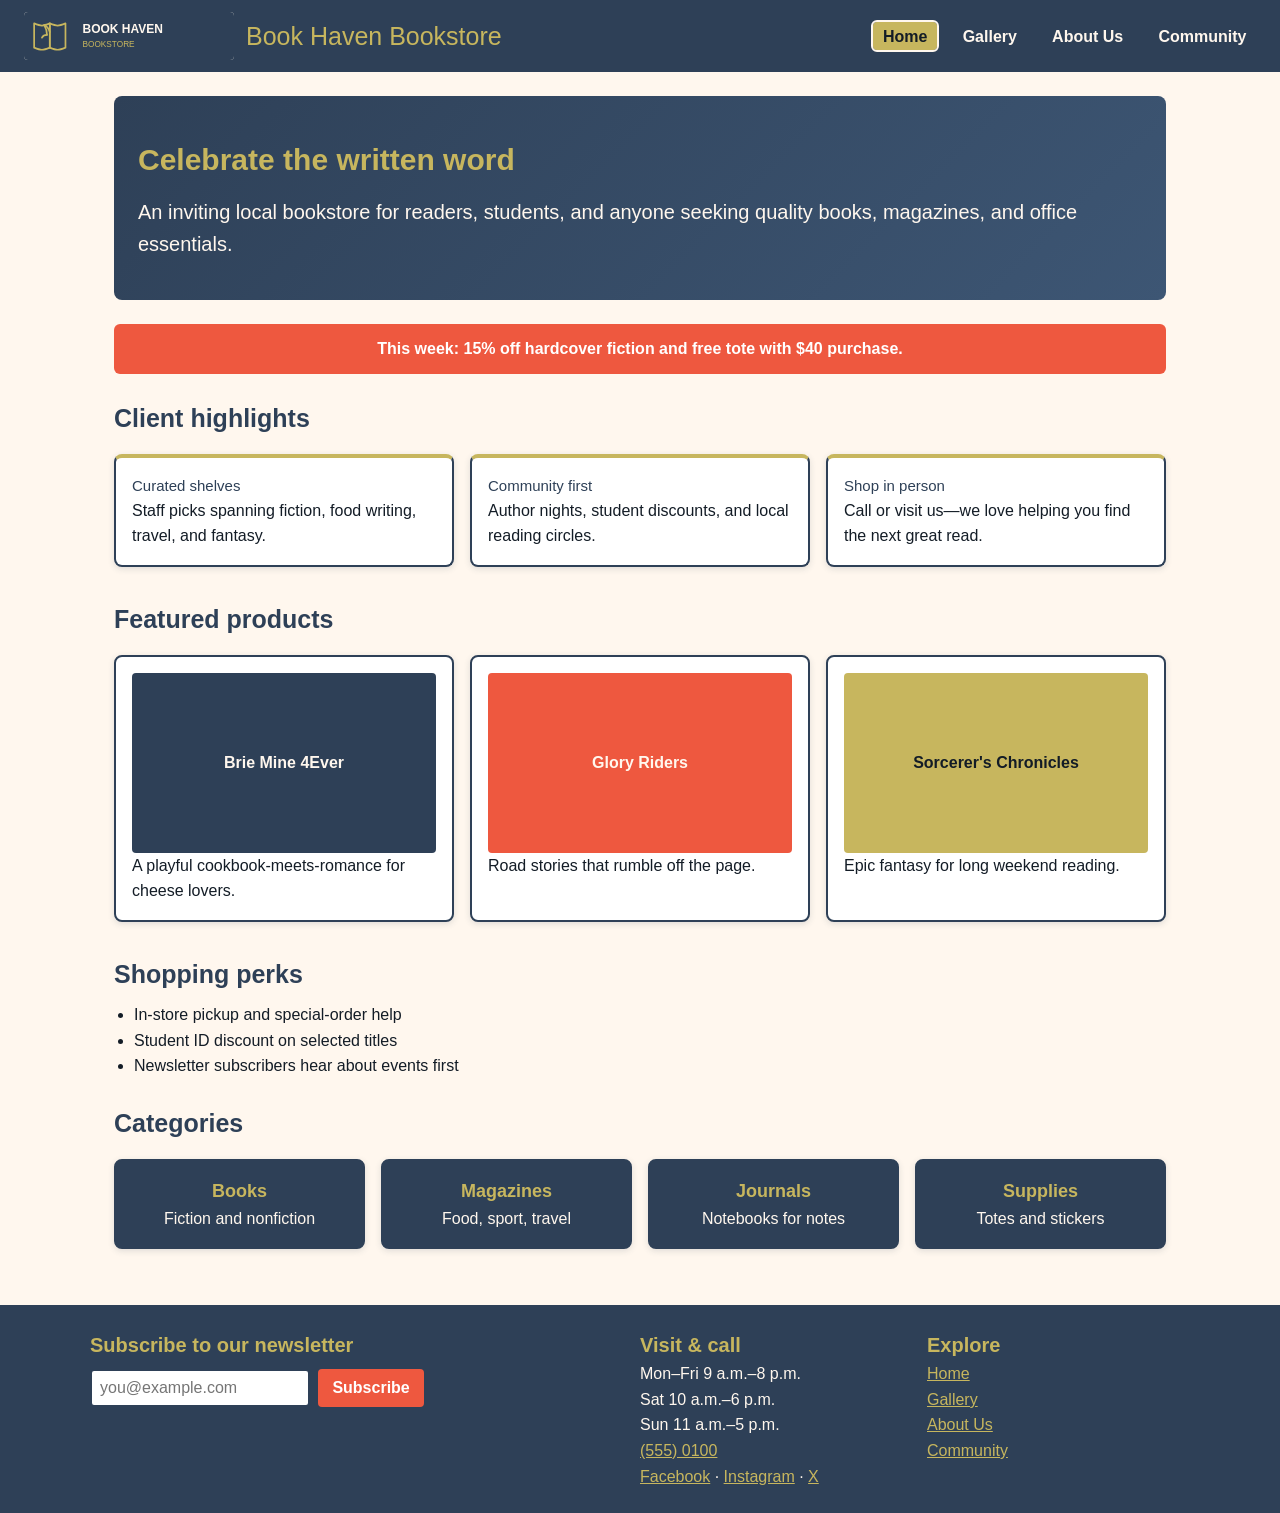
<file: index.html>
<!DOCTYPE html>
<html lang="en">
<head>
  <meta charset="UTF-8">
  <meta name="viewport" content="width=device-width, initial-scale=1.0">
  <title>Home | Book Haven Bookstore</title>
  <link rel="stylesheet" href="css/styles.css">
</head>
<body>
  <a class="skip-link" href="#main">Skip to main content</a>
  <header>
    <a class="brand" href="index.html">
      <img src="images/logo-wordmark.svg" alt="Book Haven Bookstore logo">
      <span class="page-title">Book Haven Bookstore</span>
    </a>
    <nav aria-label="Primary">
      <ul>
        <li><a href="index.html" aria-current="page">Home</a></li>
        <li><a href="gallery.html">Gallery</a></li>
        <li><a href="about.html">About Us</a></li>
        <li><a href="community.html">Community</a></li>
      </ul>
    </nav>
  </header>
  <main id="main">
    <section class="hero">
      <h1>Celebrate the written word</h1>
      <p>An inviting local bookstore for readers, students, and anyone seeking quality books, magazines, and office essentials.</p>
    </section>
    <p class="promo-bar" role="status">This week: 15% off hardcover fiction and free tote with $40 purchase.</p>
    <h2>Client highlights</h2>
    <div class="grid-3" style="margin:1rem 0 2rem;">
      <article class="card perk"><h3>Curated shelves</h3><p>Staff picks spanning fiction, food writing, travel, and fantasy.</p></article>
      <article class="card perk"><h3>Community first</h3><p>Author nights, student discounts, and local reading circles.</p></article>
      <article class="card perk"><h3>Shop in person</h3><p>Call or visit us—we love helping you find the next great read.</p></article>
    </div>
    <h2>Featured products</h2>
    <div class="grid-3" style="margin:1rem 0 2rem;">
      <article class="card"><div class="cover" style="background:#2E4057;">Brie Mine 4Ever</div><p>A playful cookbook-meets-romance for cheese lovers.</p></article>
      <article class="card"><div class="cover" style="background:#EE583F;">Glory Riders</div><p>Road stories that rumble off the page.</p></article>
      <article class="card"><div class="cover" style="background:#C7B65E;color:#131C26;">Sorcerer's Chronicles</div><p>Epic fantasy for long weekend reading.</p></article>
    </div>
    <h2>Shopping perks</h2>
    <ul style="margin:0.5rem 0 1.5rem 1.25rem;">
      <li>In-store pickup and special-order help</li>
      <li>Student ID discount on selected titles</li>
      <li>Newsletter subscribers hear about events first</li>
    </ul>
    <h2>Categories</h2>
    <div class="grid-4" style="margin-top:1rem;">
      <div class="card category"><h2>Books</h2><p>Fiction and nonfiction</p></div>
      <div class="card category"><h2>Magazines</h2><p>Food, sport, travel</p></div>
      <div class="card category"><h2>Journals</h2><p>Notebooks for notes</p></div>
      <div class="card category"><h2>Supplies</h2><p>Totes and stickers</p></div>
    </div>
  </main>
  <footer>
    <div class="footer-grid">
      <div>
        <h2 style="color:#C7B65E;font-size:20px;">Subscribe to our newsletter</h2>
        <form class="subscribe-form" novalidate>
          <label class="sr-only" for="sub-email-home">Email address</label>
          <input id="sub-email-home" type="email" name="email" placeholder="you@example.com" required>
          <button type="submit">Subscribe</button>
          <p class="error subscribe-error">Please enter a valid email address.</p>
        </form>
      </div>
      <div>
        <h2 style="color:#C7B65E;font-size:20px;">Visit &amp; call</h2>
        <p>Mon–Fri 9 a.m.–8 p.m.<br>Sat 10 a.m.–6 p.m.<br>Sun 11 a.m.–5 p.m.</p>
        <p><a href="tel:+15550100">(555) 0100</a></p>
        <p>
          <a href="https://facebook.com" rel="noopener">Facebook</a> ·
          <a href="https://instagram.com" rel="noopener">Instagram</a> ·
          <a href="https://x.com" rel="noopener">X</a>
        </p>
      </div>
      <div>
        <h2 style="color:#C7B65E;font-size:20px;">Explore</h2>
        <p><a href="index.html">Home</a><br><a href="gallery.html">Gallery</a><br><a href="about.html">About Us</a><br><a href="community.html">Community</a></p>
      </div>
    </div>
  </footer>
  <script src="js/main.js"></script>
</body>
</html>
</file>
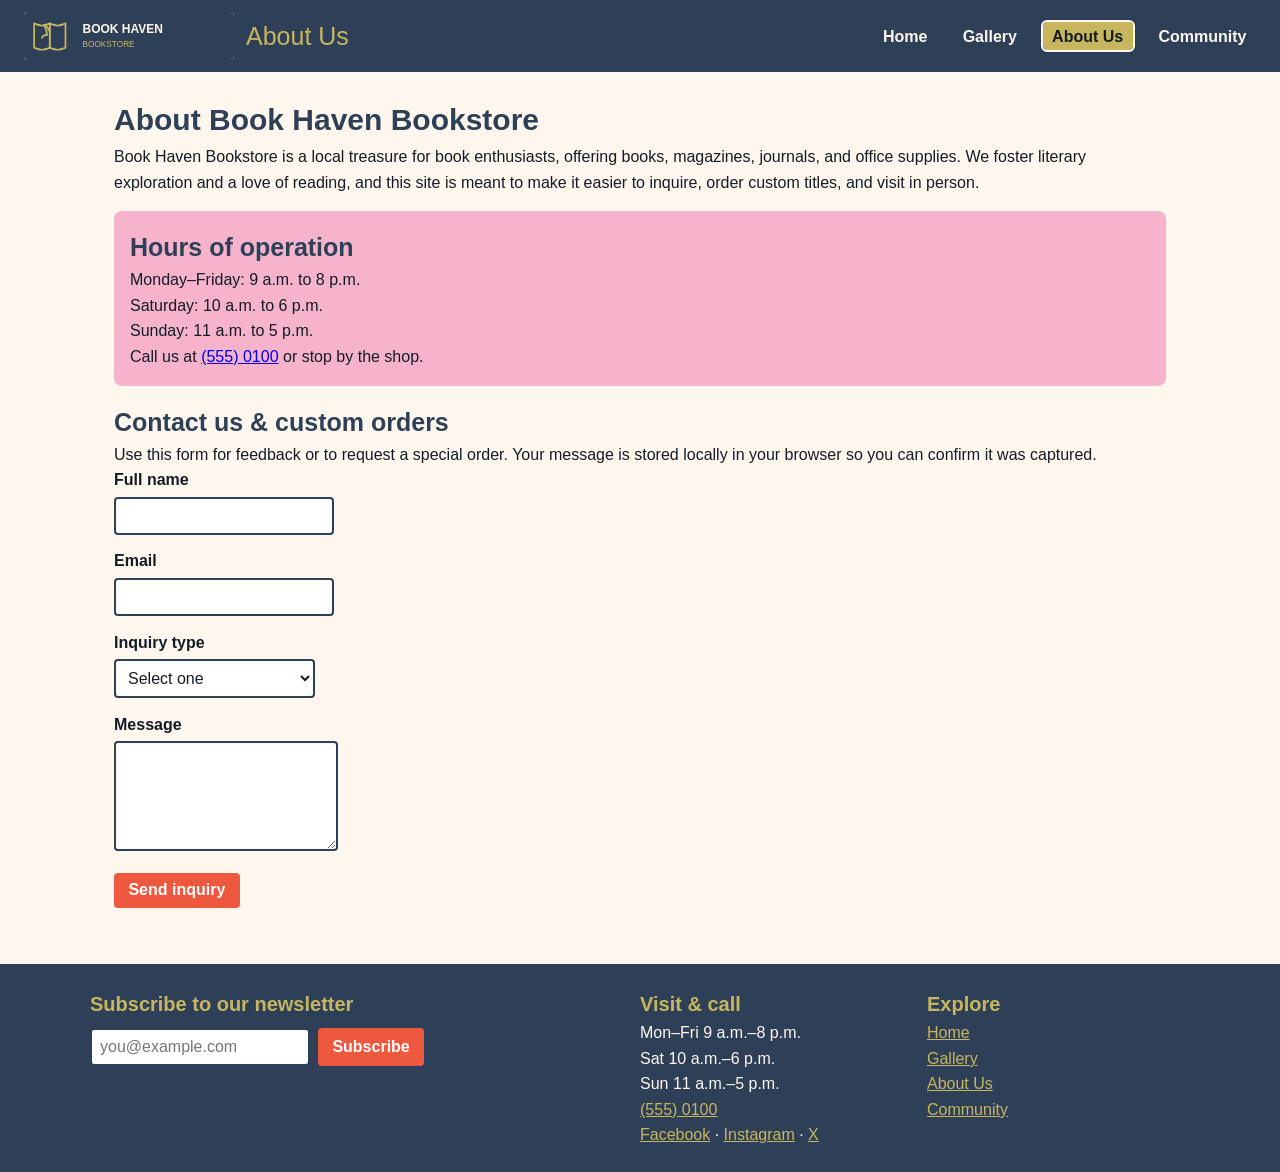
<file: about.html>
<!DOCTYPE html>
<html lang="en">
<head>
  <meta charset="UTF-8">
  <meta name="viewport" content="width=device-width, initial-scale=1.0">
  <title>About Us | Book Haven Bookstore</title>
  <link rel="stylesheet" href="css/styles.css">
</head>
<body>
  <a class="skip-link" href="#main">Skip to main content</a>
  <header>
    <a class="brand" href="index.html">
      <img src="images/logo-wordmark.svg" alt="Book Haven Bookstore logo">
      <span class="page-title">About Us</span>
    </a>
    <nav aria-label="Primary">
      <ul>
        <li><a href="index.html">Home</a></li>
        <li><a href="gallery.html">Gallery</a></li>
        <li><a href="about.html" aria-current="page">About Us</a></li>
        <li><a href="community.html">Community</a></li>
      </ul>
    </nav>
  </header>
  <main id="main">
    <h1>About Book Haven Bookstore</h1>
    <p>Book Haven Bookstore is a local treasure for book enthusiasts, offering books, magazines, journals, and office supplies. We foster literary exploration and a love of reading, and this site is meant to make it easier to inquire, order custom titles, and visit in person.</p>
    <div class="hours">
      <h2>Hours of operation</h2>
      <p>Monday–Friday: 9 a.m. to 8 p.m.<br>Saturday: 10 a.m. to 6 p.m.<br>Sunday: 11 a.m. to 5 p.m.</p>
      <p>Call us at <a href="tel:+15550100">(555) 0100</a> or stop by the shop.</p>
    </div>
    <h2>Contact us &amp; custom orders</h2>
    <p>Use this form for feedback or to request a special order. Your message is stored locally in your browser so you can confirm it was captured.</p>
    <form id="contact-form" novalidate>
      <div class="form-group">
        <label for="full-name">Full name</label>
        <input id="full-name" name="name" type="text" autocomplete="name" required>
        <p class="error">Please enter your name (at least 2 characters).</p>
      </div>
      <div class="form-group">
        <label for="contact-email">Email</label>
        <input id="contact-email" name="email" type="email" autocomplete="email" required>
        <p class="error">Please enter a valid email address.</p>
      </div>
      <div class="form-group">
        <label for="inquiry-type">Inquiry type</label>
        <select id="inquiry-type" name="type" required>
          <option value="">Select one</option>
          <option value="feedback">Feedback</option>
          <option value="custom">Custom / special order</option>
          <option value="hours">Hours or visit question</option>
        </select>
        <p class="error">Please choose an inquiry type.</p>
      </div>
      <div class="form-group">
        <label for="message">Message</label>
        <textarea id="message" name="message" rows="5" required></textarea>
        <p class="error">Please enter a message of at least 10 characters.</p>
      </div>
      <button type="submit">Send inquiry</button>
    </form>
  </main>
  <footer>
    <div class="footer-grid">
      <div>
        <h2 style="color:#C7B65E;font-size:20px;">Subscribe to our newsletter</h2>
        <form class="subscribe-form" novalidate>
          <label class="sr-only" for="sub-email-about">Email address</label>
          <input id="sub-email-about" type="email" name="email" placeholder="you@example.com" required>
          <button type="submit">Subscribe</button>
          <p class="error subscribe-error">Please enter a valid email address.</p>
        </form>
      </div>
      <div>
        <h2 style="color:#C7B65E;font-size:20px;">Visit &amp; call</h2>
        <p>Mon–Fri 9 a.m.–8 p.m.<br>Sat 10 a.m.–6 p.m.<br>Sun 11 a.m.–5 p.m.</p>
        <p><a href="tel:+15550100">(555) 0100</a></p>
        <p><a href="https://facebook.com" rel="noopener">Facebook</a> · <a href="https://instagram.com" rel="noopener">Instagram</a> · <a href="https://x.com" rel="noopener">X</a></p>
      </div>
      <div>
        <h2 style="color:#C7B65E;font-size:20px;">Explore</h2>
        <p><a href="index.html">Home</a><br><a href="gallery.html">Gallery</a><br><a href="about.html">About Us</a><br><a href="community.html">Community</a></p>
      </div>
    </div>
  </footer>
  <script src="js/main.js"></script>
</body>
</html>
</file>
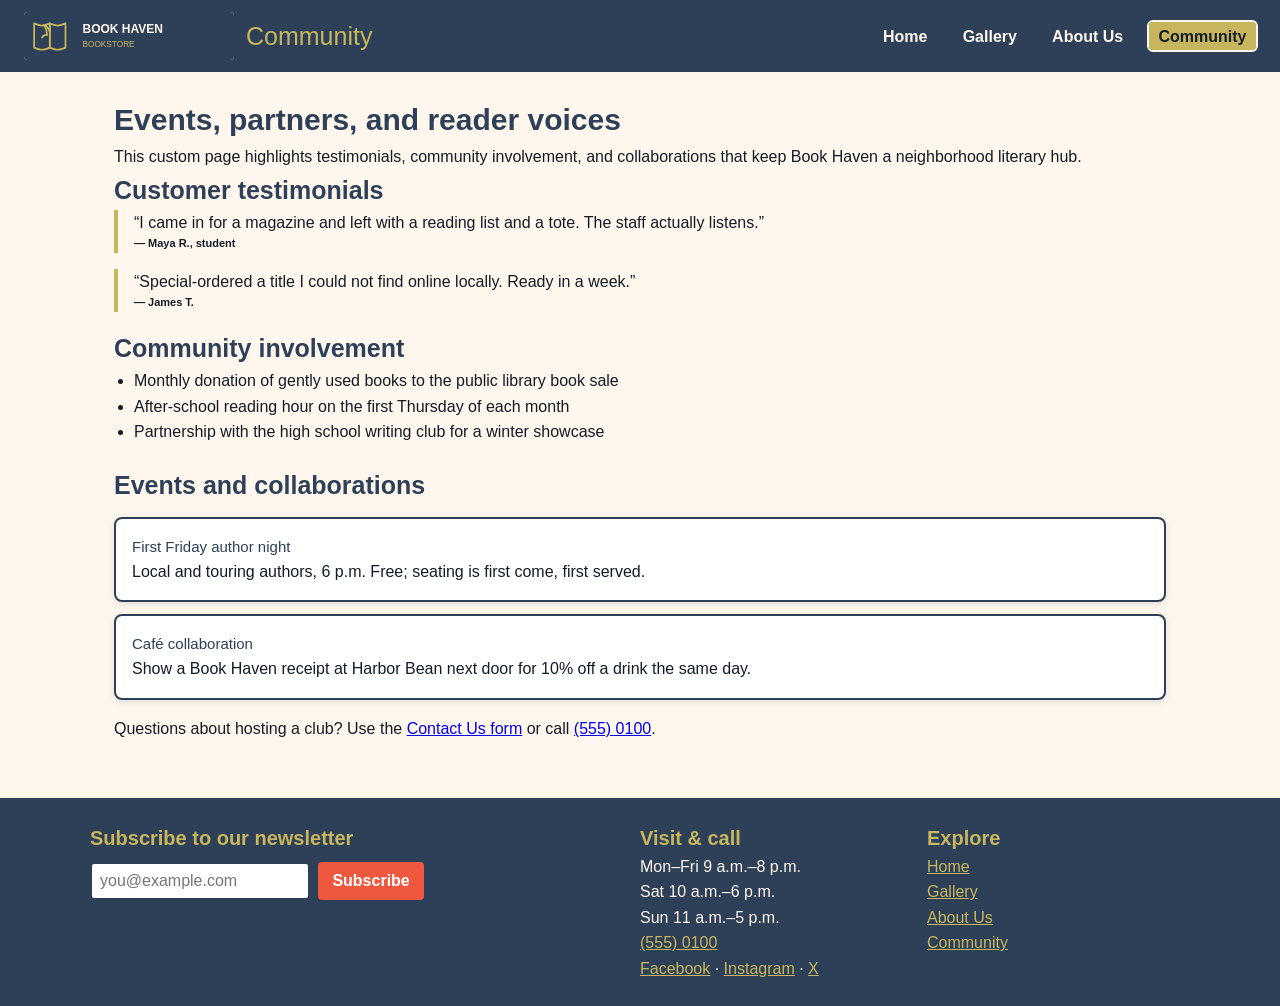
<file: community.html>
<!DOCTYPE html>
<html lang="en">
<head>
  <meta charset="UTF-8">
  <meta name="viewport" content="width=device-width, initial-scale=1.0">
  <title>Community | Book Haven Bookstore</title>
  <link rel="stylesheet" href="css/styles.css">
</head>
<body>
  <a class="skip-link" href="#main">Skip to main content</a>
  <header>
    <a class="brand" href="index.html">
      <img src="images/logo-wordmark.svg" alt="Book Haven Bookstore logo">
      <span class="page-title">Community</span>
    </a>
    <nav aria-label="Primary">
      <ul>
        <li><a href="index.html">Home</a></li>
        <li><a href="gallery.html">Gallery</a></li>
        <li><a href="about.html">About Us</a></li>
        <li><a href="community.html" aria-current="page">Community</a></li>
      </ul>
    </nav>
  </header>
  <main id="main">
    <h1>Events, partners, and reader voices</h1>
    <p>This custom page highlights testimonials, community involvement, and collaborations that keep Book Haven a neighborhood literary hub.</p>
    <h2>Customer testimonials</h2>
    <blockquote class="testimonial">
      <p>“I came in for a magazine and left with a reading list and a tote. The staff actually listens.”</p>
      <p class="caption">— Maya R., student</p>
    </blockquote>
    <blockquote class="testimonial">
      <p>“Special-ordered a title I could not find online locally. Ready in a week.”</p>
      <p class="caption">— James T.</p>
    </blockquote>
    <h2>Community involvement</h2>
    <ul style="margin-left:1.25rem;">
      <li>Monthly donation of gently used books to the public library book sale</li>
      <li>After-school reading hour on the first Thursday of each month</li>
      <li>Partnership with the high school writing club for a winter showcase</li>
    </ul>
    <h2 style="margin-top:1.25rem;">Events and collaborations</h2>
    <article class="card" style="margin-top:0.75rem;">
      <h3>First Friday author night</h3>
      <p>Local and touring authors, 6 p.m. Free; seating is first come, first served.</p>
    </article>
    <article class="card" style="margin-top:0.75rem;">
      <h3>Café collaboration</h3>
      <p>Show a Book Haven receipt at Harbor Bean next door for 10% off a drink the same day.</p>
    </article>
    <p style="margin-top:1rem;">Questions about hosting a club? Use the <a href="about.html">Contact Us form</a> or call <a href="tel:+15550100">(555) 0100</a>.</p>
  </main>
  <footer>
    <div class="footer-grid">
      <div>
        <h2 style="color:#C7B65E;font-size:20px;">Subscribe to our newsletter</h2>
        <form class="subscribe-form" novalidate>
          <label class="sr-only" for="sub-email-com">Email address</label>
          <input id="sub-email-com" type="email" name="email" placeholder="you@example.com" required>
          <button type="submit">Subscribe</button>
          <p class="error subscribe-error">Please enter a valid email address.</p>
        </form>
      </div>
      <div>
        <h2 style="color:#C7B65E;font-size:20px;">Visit &amp; call</h2>
        <p>Mon–Fri 9 a.m.–8 p.m.<br>Sat 10 a.m.–6 p.m.<br>Sun 11 a.m.–5 p.m.</p>
        <p><a href="tel:+15550100">(555) 0100</a></p>
        <p><a href="https://facebook.com" rel="noopener">Facebook</a> · <a href="https://instagram.com" rel="noopener">Instagram</a> · <a href="https://x.com" rel="noopener">X</a></p>
      </div>
      <div>
        <h2 style="color:#C7B65E;font-size:20px;">Explore</h2>
        <p><a href="index.html">Home</a><br><a href="gallery.html">Gallery</a><br><a href="about.html">About Us</a><br><a href="community.html">Community</a></p>
      </div>
    </div>
  </footer>
  <script src="js/main.js"></script>
</body>
</html>
</file>
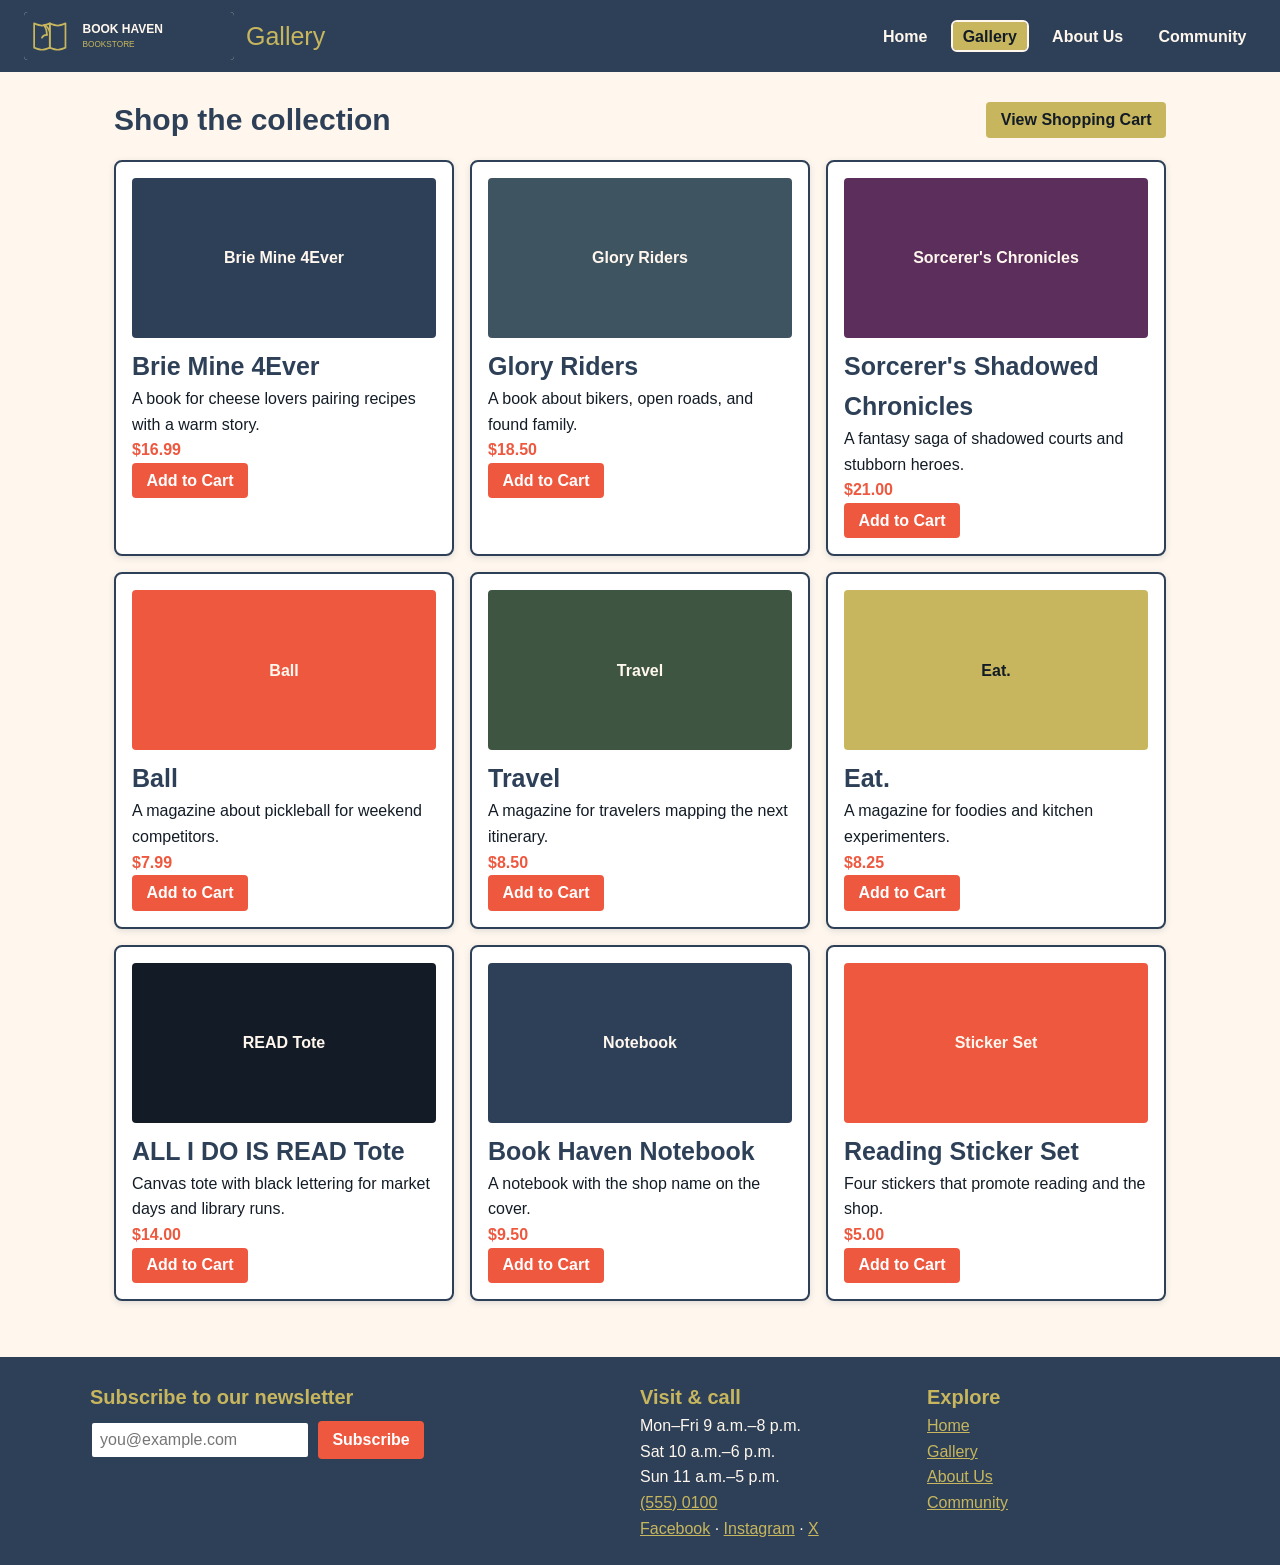
<file: gallery.html>
<!DOCTYPE html>
<html lang="en">
<head>
  <meta charset="UTF-8">
  <meta name="viewport" content="width=device-width, initial-scale=1.0">
  <title>Gallery | Book Haven Bookstore</title>
  <link rel="stylesheet" href="css/styles.css">
</head>
<body>
  <a class="skip-link" href="#main">Skip to main content</a>
  <header>
    <a class="brand" href="index.html">
      <img src="images/logo-wordmark.svg" alt="Book Haven Bookstore logo">
      <span class="page-title">Gallery</span>
    </a>
    <nav aria-label="Primary">
      <ul>
        <li><a href="index.html">Home</a></li>
        <li><a href="gallery.html" aria-current="page">Gallery</a></li>
        <li><a href="about.html">About Us</a></li>
        <li><a href="community.html">Community</a></li>
      </ul>
    </nav>
  </header>
  <main id="main">
    <div class="gallery-toolbar">
      <h1>Shop the collection</h1>
      <button id="view-cart" class="btn-gold" type="button">View Shopping Cart</button>
    </div>
    <div class="gallery-grid">
      <article class="card product-card">
        <div class="cover" style="background:#2E4057;" role="img" aria-label="Cover of Brie Mine 4Ever">Brie Mine 4Ever</div>
        <h2>Brie Mine 4Ever</h2>
        <p>A book for cheese lovers pairing recipes with a warm story.</p>
        <p class="price">$16.99</p>
        <button type="button" data-add="brie">Add to Cart</button>
      </article>
      <article class="card product-card">
        <div class="cover" style="background:#3F5461;" role="img" aria-label="Cover of Glory Riders">Glory Riders</div>
        <h2>Glory Riders</h2>
        <p>A book about bikers, open roads, and found family.</p>
        <p class="price">$18.50</p>
        <button type="button" data-add="glory">Add to Cart</button>
      </article>
      <article class="card product-card">
        <div class="cover" style="background:#5C2E5C;" role="img" aria-label="Cover of Sorcerer's Shadowed Chronicles">Sorcerer's Chronicles</div>
        <h2>Sorcerer's Shadowed Chronicles</h2>
        <p>A fantasy saga of shadowed courts and stubborn heroes.</p>
        <p class="price">$21.00</p>
        <button type="button" data-add="sorcerer">Add to Cart</button>
      </article>
      <article class="card product-card">
        <div class="cover" style="background:#EE583F;" role="img" aria-label="Ball magazine cover">Ball</div>
        <h2>Ball</h2>
        <p>A magazine about pickleball for weekend competitors.</p>
        <p class="price">$7.99</p>
        <button type="button" data-add="ball">Add to Cart</button>
      </article>
      <article class="card product-card">
        <div class="cover" style="background:#3E5641;" role="img" aria-label="Travel magazine cover">Travel</div>
        <h2>Travel</h2>
        <p>A magazine for travelers mapping the next itinerary.</p>
        <p class="price">$8.50</p>
        <button type="button" data-add="travel">Add to Cart</button>
      </article>
      <article class="card product-card">
        <div class="cover" style="background:#C7B65E;color:#131C26;" role="img" aria-label="Eat magazine cover">Eat.</div>
        <h2>Eat.</h2>
        <p>A magazine for foodies and kitchen experimenters.</p>
        <p class="price">$8.25</p>
        <button type="button" data-add="eat">Add to Cart</button>
      </article>
      <article class="card product-card">
        <div class="cover" style="background:#131C26;" role="img" aria-label="Canvas tote bag that says ALL I DO IS READ READ READ">READ Tote</div>
        <h2>ALL I DO IS READ Tote</h2>
        <p>Canvas tote with black lettering for market days and library runs.</p>
        <p class="price">$14.00</p>
        <button type="button" data-add="tote">Add to Cart</button>
      </article>
      <article class="card product-card">
        <div class="cover" style="background:#2E4057;" role="img" aria-label="Book Haven Bookstore notebook">Notebook</div>
        <h2>Book Haven Notebook</h2>
        <p>A notebook with the shop name on the cover.</p>
        <p class="price">$9.50</p>
        <button type="button" data-add="notebook">Add to Cart</button>
      </article>
      <article class="card product-card">
        <div class="cover" style="background:#EE583F;" role="img" aria-label="Set of four Book Haven stickers">Sticker Set</div>
        <h2>Reading Sticker Set</h2>
        <p>Four stickers that promote reading and the shop.</p>
        <p class="price">$5.00</p>
        <button type="button" data-add="stickers">Add to Cart</button>
      </article>
    </div>
  </main>
  <div id="cart-modal" class="modal" role="dialog" aria-modal="true" aria-labelledby="cart-heading" aria-hidden="true">
    <div class="modal-panel">
      <h2 id="cart-heading">Your shopping cart</h2>
      <div id="cart-items"></div>
      <p><strong>Total: <span id="cart-total">$0.00</span></strong></p>
      <p>
        <button id="clear-cart" type="button" class="btn-ink">Clear Cart</button>
        <button id="process-order" type="button">Process Order</button>
        <button id="close-cart" type="button" class="btn-gold">Close</button>
      </p>
    </div>
  </div>
  <footer>
    <div class="footer-grid">
      <div>
        <h2 style="color:#C7B65E;font-size:20px;">Subscribe to our newsletter</h2>
        <form class="subscribe-form" novalidate>
          <label class="sr-only" for="sub-email-gal">Email address</label>
          <input id="sub-email-gal" type="email" name="email" placeholder="you@example.com" required>
          <button type="submit">Subscribe</button>
          <p class="error subscribe-error">Please enter a valid email address.</p>
        </form>
      </div>
      <div>
        <h2 style="color:#C7B65E;font-size:20px;">Visit &amp; call</h2>
        <p>Mon–Fri 9 a.m.–8 p.m.<br>Sat 10 a.m.–6 p.m.<br>Sun 11 a.m.–5 p.m.</p>
        <p><a href="tel:+15550100">(555) 0100</a></p>
        <p><a href="https://facebook.com" rel="noopener">Facebook</a> · <a href="https://instagram.com" rel="noopener">Instagram</a> · <a href="https://x.com" rel="noopener">X</a></p>
      </div>
      <div>
        <h2 style="color:#C7B65E;font-size:20px;">Explore</h2>
        <p><a href="index.html">Home</a><br><a href="gallery.html">Gallery</a><br><a href="about.html">About Us</a><br><a href="community.html">Community</a></p>
      </div>
    </div>
  </footer>
  <script src="js/main.js"></script>
</body>
</html>
</file>
<file: css/styles.css>
:root {
  --inkwell: #2E4057;
  --intensity: #EE583F;
  --dusty: #F7B3CC;
  --gold: #C7B65E;
  --parchment: #FFF7EE;
  --bookish: #131C26;
  --white: #ffffff;
}

* { box-sizing: border-box; margin: 0; padding: 0; }

body {
  font-family: Calibri, Arial, sans-serif;
  font-size: 16px;
  color: var(--bookish);
  background: var(--parchment);
  line-height: 1.6;
}

h1 {
  font-family: Arial, sans-serif;
  font-size: 30px;
  font-weight: bold;
  color: var(--inkwell);
}

h2 {
  font-family: Arial, sans-serif;
  font-size: 25px;
  font-weight: bold;
  color: var(--inkwell);
}

h3 {
  font-family: Comfortaa, Arial, sans-serif;
  font-size: 15px;
  font-weight: normal;
  color: var(--inkwell);
}

.caption { font-family: Arial, sans-serif; font-size: 11px; font-weight: bold; }

.skip-link {
  position: absolute;
  left: -999px;
  top: 0;
  background: var(--gold);
  color: var(--bookish);
  padding: 0.5rem 1rem;
  z-index: 1000;
}
.skip-link:focus { left: 0; }

header {
  background: var(--inkwell);
  color: var(--parchment);
  padding: 0.75rem 1.5rem;
  display: flex;
  align-items: center;
  justify-content: space-between;
  flex-wrap: wrap;
  gap: 1rem;
}

.brand {
  display: flex;
  align-items: center;
  gap: 0.75rem;
  text-decoration: none;
  color: var(--parchment);
}

.brand img { height: 48px; width: auto; background: var(--parchment); border-radius: 4px; }

.page-title { font-family: Arial, sans-serif; font-size: 25px; color: var(--gold); }

nav ul {
  list-style: none;
  display: flex;
  gap: 1rem;
  flex-wrap: wrap;
}

nav a {
  color: var(--parchment);
  text-decoration: none;
  font-weight: bold;
  padding: 0.35rem 0.6rem;
  border-radius: 4px;
}

nav a:hover, nav a:focus, nav a[aria-current="page"] {
  background: var(--gold);
  color: var(--bookish);
  outline: 2px solid var(--parchment);
}

main { max-width: 1100px; margin: 0 auto; padding: 1.5rem; }

.hero {
  background: linear-gradient(135deg, var(--inkwell), #3d5674);
  color: var(--parchment);
  padding: 2.5rem 1.5rem;
  border-radius: 8px;
  margin-bottom: 1.5rem;
}
.hero h1 { color: var(--gold); }
.hero p { font-size: 20px; margin-top: 0.75rem; }

.promo-bar {
  background: var(--intensity);
  color: #fff;
  text-align: center;
  padding: 0.75rem;
  font-weight: bold;
  margin-bottom: 1.5rem;
  border-radius: 6px;
}

.grid-3, .grid-4 {
  display: grid;
  gap: 1rem;
}
.grid-3 { grid-template-columns: repeat(3, 1fr); }
.grid-4 { grid-template-columns: repeat(4, 1fr); }

.card {
  background: var(--white);
  border: 2px solid var(--inkwell);
  border-radius: 8px;
  padding: 1rem;
  box-shadow: 0 2px 6px rgba(46,64,87,0.15);
}

.card img, .cover {
  width: 100%;
  height: 180px;
  object-fit: cover;
  border-radius: 4px;
  display: flex;
  align-items: center;
  justify-content: center;
  text-align: center;
  color: var(--parchment);
  font-weight: bold;
  padding: 0.5rem;
}

.perk { border-top: 4px solid var(--gold); }
.category { background: var(--inkwell); color: var(--parchment); text-align: center; }
.category h2 { color: var(--gold); font-size: 18px; }

footer {
  background: var(--inkwell);
  color: var(--parchment);
  padding: 1.5rem;
  margin-top: 2rem;
}

.footer-grid {
  display: grid;
  grid-template-columns: 2fr 1fr 1fr;
  gap: 1.5rem;
  max-width: 1100px;
  margin: 0 auto;
}

footer a { color: var(--gold); }
footer form { display: flex; flex-wrap: wrap; gap: 0.5rem; margin-top: 0.5rem; }

input, textarea, select, button {
  font-family: inherit;
  font-size: 16px;
}

input, textarea, select {
  padding: 0.5rem;
  border: 2px solid var(--inkwell);
  border-radius: 4px;
  background: #fff;
  color: var(--bookish);
}

button, .btn {
  background: var(--intensity);
  color: #fff;
  border: none;
  padding: 0.55rem 0.9rem;
  border-radius: 4px;
  cursor: pointer;
  font-weight: bold;
}

button:hover, .btn:hover { background: #c44732; }
button:focus, a:focus, input:focus, textarea:focus {
  outline: 3px solid var(--gold);
  outline-offset: 2px;
}

.btn-gold { background: var(--gold); color: var(--bookish); }
.btn-ink { background: var(--inkwell); color: var(--parchment); }

.gallery-toolbar {
  display: flex;
  justify-content: space-between;
  align-items: center;
  margin-bottom: 1rem;
}

.gallery-grid {
  display: grid;
  grid-template-columns: repeat(3, 1fr);
  gap: 1rem;
}

.product-card .cover { height: 160px; margin-bottom: 0.5rem; }
.price { color: var(--intensity); font-weight: bold; }

.hours { background: var(--dusty); padding: 1rem; border-radius: 8px; margin: 1rem 0; }

.form-group { margin-bottom: 0.85rem; }
.form-group label { display: block; font-weight: bold; margin-bottom: 0.25rem; }
.error { color: #8B0000; font-size: 14px; display: none; }
.form-group.invalid .error { display: block; }
.form-group.invalid input, .form-group.invalid textarea { border-color: #8B0000; }

.modal {
  display: none;
  position: fixed;
  inset: 0;
  background: rgba(19,28,38,0.7);
  z-index: 200;
  align-items: center;
  justify-content: center;
  padding: 1rem;
}
.modal.open { display: flex; }
.modal-panel {
  background: var(--parchment);
  max-width: 520px;
  width: 100%;
  max-height: 80vh;
  overflow: auto;
  padding: 1.25rem;
  border-radius: 8px;
  border: 3px solid var(--inkwell);
}

.testimonial { border-left: 4px solid var(--gold); padding-left: 1rem; margin-bottom: 1rem; }

.sr-only {
  position: absolute;
  width: 1px; height: 1px;
  overflow: hidden;
  clip: rect(0,0,0,0);
}

@media (max-width: 768px) {
  header { flex-direction: column; align-items: flex-start; }
  .grid-3, .grid-4, .gallery-grid, .footer-grid {
    grid-template-columns: 1fr;
  }
  h1 { font-size: 24px; }
  nav ul { flex-direction: column; width: 100%; }
}

@media (min-width: 769px) and (max-width: 1024px) {
  .gallery-grid, .grid-3 { grid-template-columns: repeat(2, 1fr); }
  .footer-grid { grid-template-columns: 1fr 1fr; }
}
</file>
